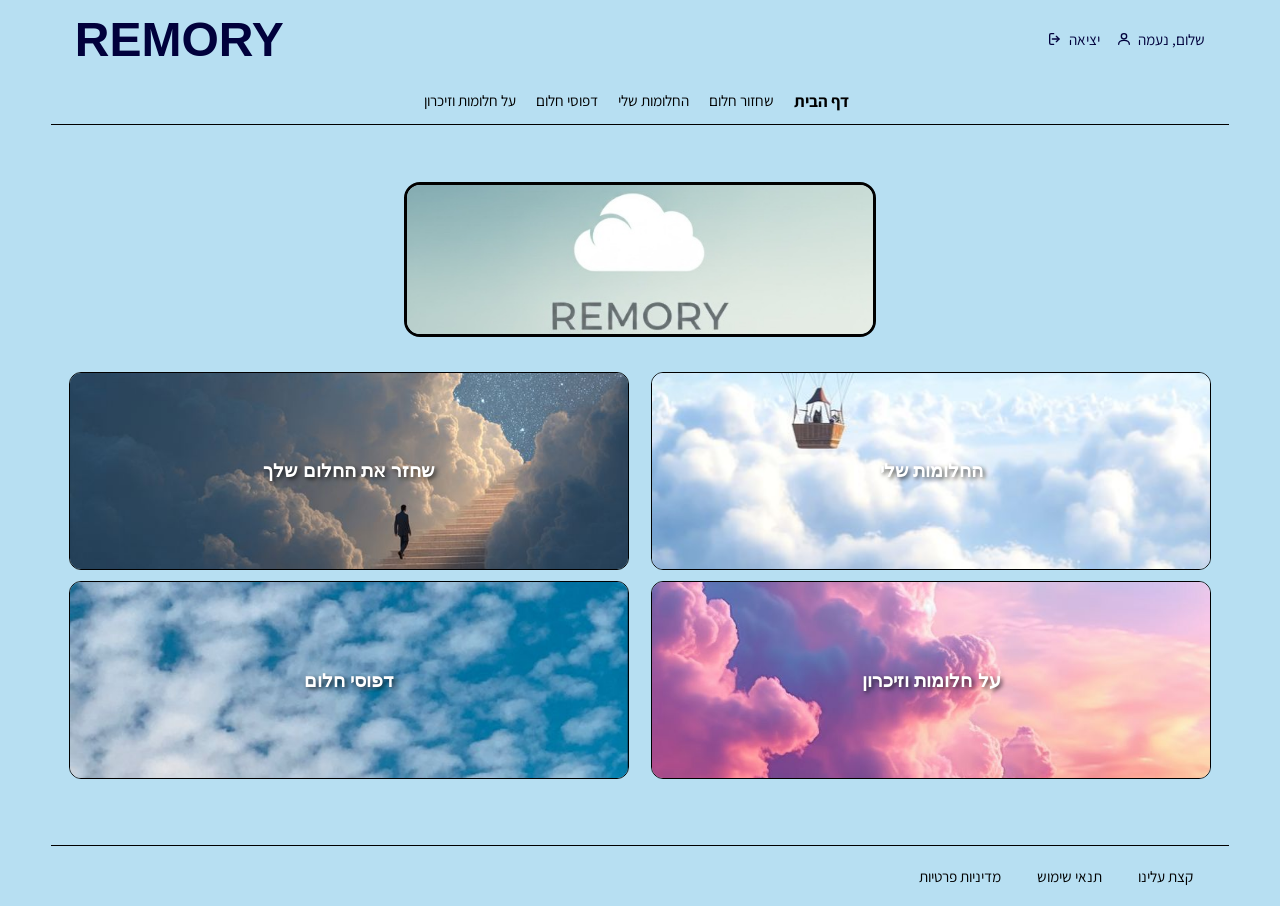
<file: index.html>
<!DOCTYPE html>
<html lang="he" dir="rtl">
<head>
  <meta charset="UTF-8">
  <title>Home Page</title>
  <meta name="viewport" content="width=device-width, initial-scale=1">
  <link rel="stylesheet" type="text/css" href="css/style.css">
  <link rel="stylesheet" type="text/css" href="css/homePageStyle.css">

  <script src="https://code.jquery.com/jquery-3.6.0.min.js"></script>
</head>

<body class="flex-column-container-body">

  <div id="welcomeBack" class="welcome-notification">
      ברוך שובך! 🌙 החלום שלך נשמר במערכת בהצלחה.
  </div>

  <header class="flex-container-header">
    <div class="header-links">
      <span class="header-user">
        <svg class="user-icon" viewBox="0 0 24 24" width="16" height="16" aria-hidden="true">
          <circle cx="12" cy="8" r="4"></circle>
          <path d="M4 20c0-4 4-6 8-6s8 2 8 6"></path>
        </svg>
        <span>שלום, נעמה</span>
      </span>
      <a href="#" class="logout-link">
        <svg class="logout-icon" viewBox="0 0 24 24" width="16" height="16" aria-hidden="true">
          <path d="M10 4H6a2 2 0 0 0-2 2v12a2 2 0 0 0 2 2h4"></path>
          <path d="M14 16l4-4-4-4"></path>
          <path d="M8 12h10"></path>
        </svg>
        <span>יציאה</span>
      </a>
    </div>

    <div class="header-logo">
      REMORY
    </div>
  </header>

  <nav class="flex-container-nav">
    <a href="index.html" class="is-active">דף הבית</a>
    <a href="includes/form.html">שחזור חלום</a>
    <a href="includes/myDreams.html">החלומות שלי</a>
    <a href="includes/dreamPatterns.html">דפוסי חלום</a>
    <a href="includes/dreamInfo.html">על חלומות וזיכרון</a>
  </nav>

  <div class="flex-containr-main-and-aside-plus-stretch">

    <main class="flex-container-main-plus-stretch">

        <section class="flex-column-container-sections-plus-stretch">

          <section class="container-section-blue">
            <img src="images/remoryLogo1.jpg" alt="our logo">    
          </section>

          <section class="flex-wrap-container-offers-sections">

            <div class="flex-container-offer-section">
              <article class="container-artice">
                <img src="images/dream.jpg" alt="חלום מופשט בגווני כחול">
                <a href="includes/form.html">שחזר את החלום שלך</a>
              </article>

              <article class="container-artice">
                <img src="images/airBaloon.jpg" alt="כדור פורח מעל עננים">
                <a href="includes/myDreams.html">החלומות שלי</a>
              </article>
            </div>

            <div class="flex-container-offer-section">
              <article class="container-artice">
                <img src="images/wheel.jpg" alt="גלגל מסתובב כסמל למחזוריות">
                <a href="includes/dreamPatterns.html">דפוסי חלום</a>
              </article>

              <article class="container-artice">
                <img src="images/clouds.jpg" alt="עננים רכים בשמיים">
                <a href="includes/dreamInfo.html">על חלומות וזיכרון</a>
              </article>
            </div>

          </section>
        </section>
    </main>

  </div>

  <footer class="flex-container-footer index-footer">
    <a href="#">קצת עלינו</a>
    <a href="#"> תנאי שימוש </a>
    <a href="#"> מדיניות פרטיות</a>
  </footer>

  <script>
    $(document).ready(function() {
        // Check if the user came from the success page and show the welcome back message with animations
        if (document.referrer.includes("success.html")) {
            // Show the welcome back message with a slide down, then fade out after a delay
            $("#welcomeBack").slideDown(600).delay(4000).fadeOut(1000);
        }
    });
  </script>

</body>
</html>
</file>
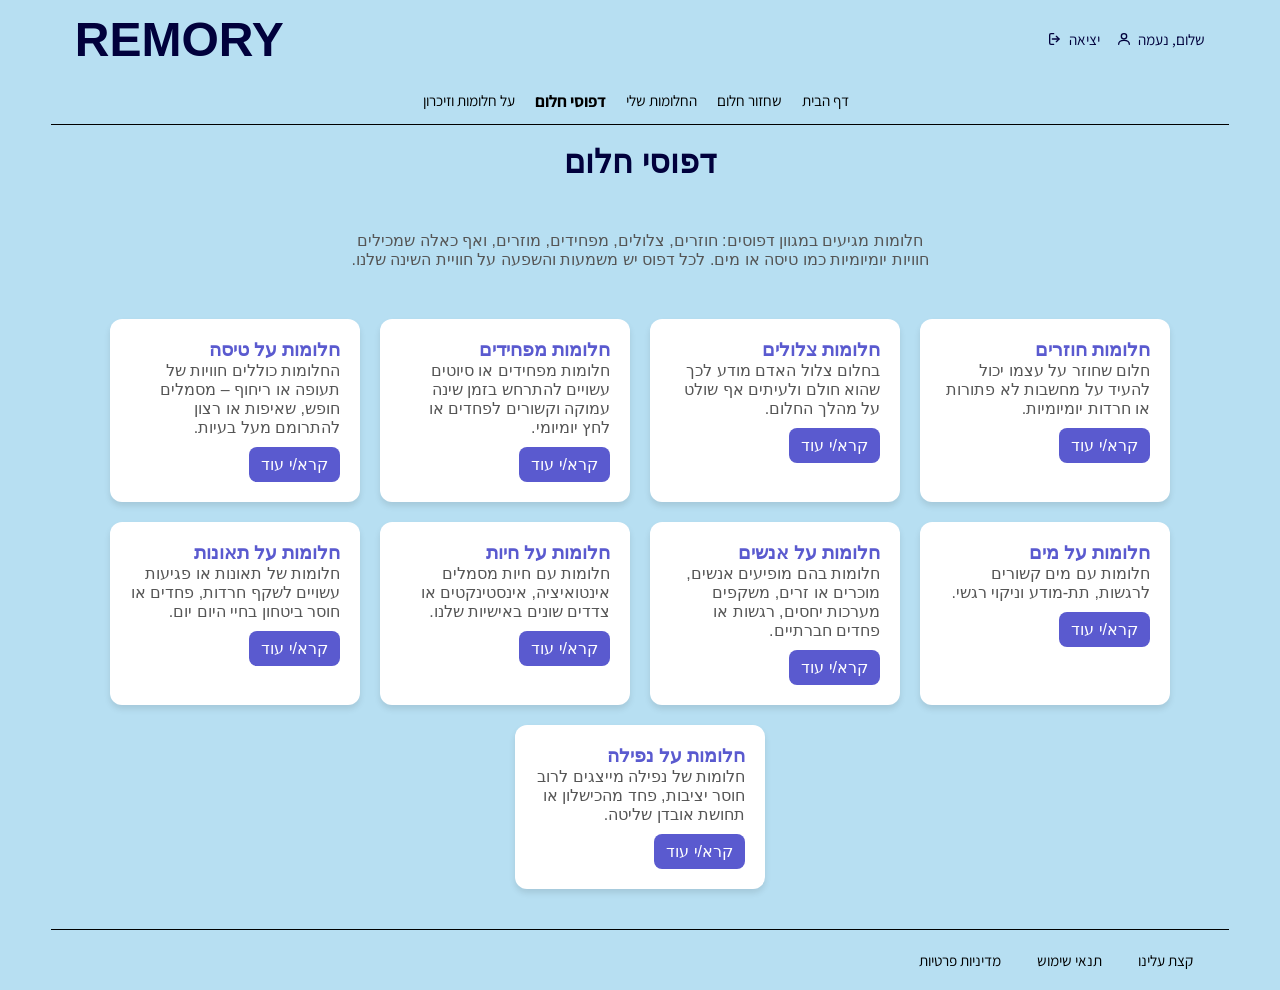
<file: includes/dreamPatterns.html>
<!DOCTYPE html>
<html lang="he" dir="rtl">
<head>
<meta charset="UTF-8">
<meta name="viewport" content="width=device-width, initial-scale=1">
<title>דפוסי חלום</title>
<link rel="stylesheet" href="../css/style.css">
<link rel="stylesheet" href="../css/dreamPatternsStyle.css">
</head>

<body class="flex-column-container-body">

<header class="flex-container-header">
  <div class="header-links">
    <span class="header-user">
      <svg class="user-icon" viewBox="0 0 24 24" width="16" height="16" aria-hidden="true">
        <circle cx="12" cy="8" r="4"></circle>
        <path d="M4 20c0-4 4-6 8-6s8 2 8 6"></path>
      </svg>
      <span>שלום, נעמה</span>
    </span>
    <a href="#" class="logout-link">
      <svg class="logout-icon" viewBox="0 0 24 24" width="16" height="16" aria-hidden="true">
        <path d="M10 4H6a2 2 0 0 0-2 2v12a2 2 0 0 0 2 2h4"></path>
        <path d="M14 16l4-4-4-4"></path>
        <path d="M8 12h10"></path>
      </svg>
      <span>יציאה</span>
    </a>
  </div>
  <div class="header-logo">REMORY</div>
</header>

<nav class="flex-container-nav">
  <a href="../index.html">דף הבית</a>
  <a href="form.html">שחזור חלום</a>
  <a href="myDreams.html">החלומות שלי</a>
  <a href="dreamPatterns.html" class="is-active">דפוסי חלום</a>
  <a href="dreamInfo.html">על חלומות וזיכרון</a>
</nav>

<main>
    <br>
    <h1 class="page-title">דפוסי חלום</h1>

<section class="patterns-hero-section">
  <p>חלומות מגיעים במגוון דפוסים: חוזרים, צלולים, מפחידים, מוזרים, ואף כאלה שמכילים חוויות יומיומיות כמו טיסה או מים. לכל דפוס יש משמעות והשפעה על חוויית השינה שלנו.</p>
</section>

<section class="patterns-cards-section">

  <div class="pattern-card">
    <h3>חלומות חוזרים</h3>
    <p>חלום שחוזר על עצמו יכול להעיד על מחשבות לא פתורות או חרדות יומיומיות.</p>
    <a href="https://www.mako.co.il/spirituality-newage/more/Article-c1fe562d8971e31006.htm" target="_blank">קרא/י עוד</a>
  </div>

  <div class="pattern-card">
    <h3>חלומות צלולים</h3>
    <p>בחלום צלול האדם מודע לכך שהוא חולם ולעיתים אף שולט על מהלך החלום.</p>
    <a href="https://www.eol.co.il/articles/188/" target="_blank">קרא/י עוד</a>
  </div>

  <div class="pattern-card">
    <h3>חלומות מפחידים</h3>
    <p>חלומות מפחידים או סיוטים עשויים להתרחש בזמן שינה עמוקה וקשורים לפחדים או לחץ יומיומי.</p>
    <a href="https://www.betipulnet.co.il/articles/סיוטים_ואיך_הופכים_את_הלילה_לטוב/" target="_blank">קרא/י עוד</a>
  </div>

  <div class="pattern-card">
    <h3>חלומות על טיסה</h3>
    <p>החלומות כוללים חוויות של תעופה או ריחוף – מסמלים חופש, שאיפות או רצון להתרומם מעל בעיות.</p>
    <a href="https://dreaminfo.co.il/טיסה" target="_blank">קרא/י עוד</a>
  </div>

  <div class="pattern-card">
    <h3>חלומות על מים</h3>
    <p>חלומות עם מים קשורים לרגשות, תת-מודע וניקוי רגשי.</p>
    <a href="https://www.yaeltzur.co.il/מים_בחלום/" target="_blank">קרא/י עוד</a>
  </div>

  <div class="pattern-card">
    <h3>חלומות על אנשים</h3>
    <p>חלומות בהם מופיעים אנשים, מוכרים או זרים, משקפים מערכות יחסים, רגשות או פחדים חברתיים.</p>
    <a href="https://www.alhasapa.co.il/art.asp?id=3898" target="_blank">קרא/י עוד</a>
  </div>

  <div class="pattern-card">
    <h3>חלומות על חיות</h3>
    <p>חלומות עם חיות מסמלים אינטואיציה, אינסטינקטים או צדדים שונים באישיות שלנו.</p>
    <a href="https://dreaminfo.co.il/בעלי+חיים" target="_blank">קרא/י עוד</a>
  </div>

  <div class="pattern-card">
    <h3>חלומות על תאונות</h3>
    <p>חלומות של תאונות או פגיעות עשויים לשקף חרדות, פחדים או חוסר ביטחון בחיי היום יום.</p>
    <a href="https://jerusalem-online.co.il/חלום-על-תאונת-דרכים/" target="_blank">קרא/י עוד</a>
  </div>

  <div class="pattern-card">
    <h3>חלומות על נפילה</h3>
    <p>חלומות של נפילה מייצגים לרוב חוסר יציבות, פחד מהכישלון או תחושת אובדן שליטה.</p>
    <a href="https://www.betipulnet.co.il/articles/דרך_החלום__פירוש_חלומות_על_ידי_רונית_נשר_נופלת_לבור/" target="_blank">קרא/י עוד</a>
  </div>

</section>

<footer class="flex-container-footer">
  <a href="#">קצת עלינו</a>
  <a href="#"> תנאי שימוש </a>
  <a href="#"> מדיניות פרטיות</a>
</footer>

</body>
</html>
</file>
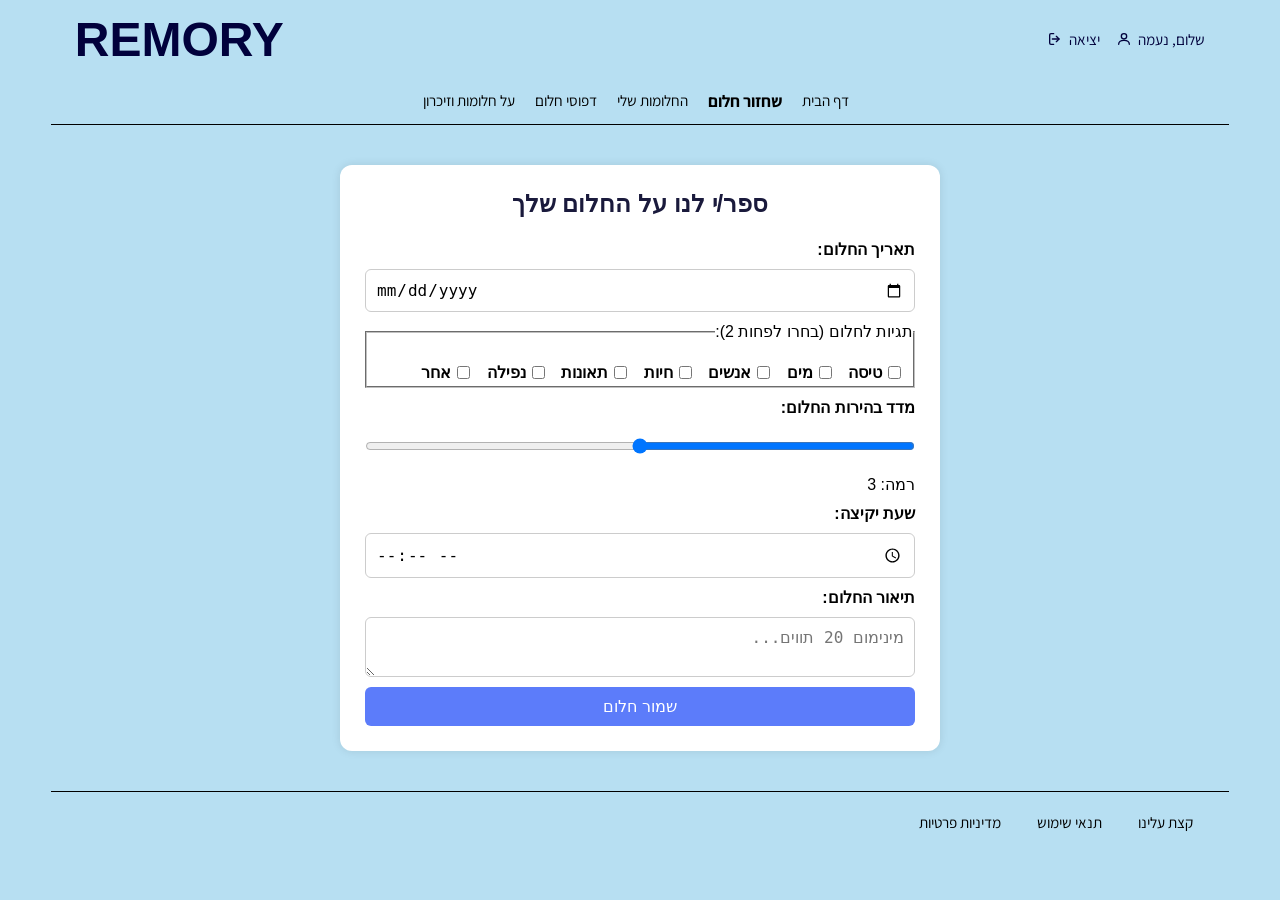
<file: includes/form.html>
<!DOCTYPE html>
<html lang="he" dir="rtl">
<head>
    <meta charset="UTF-8">
    <meta name="viewport" content="width=device-width, initial-scale=1">
    <title>שחזור חלום</title>
    <link rel="stylesheet" href="../css/style.css">
    <link rel="stylesheet" href="../css/formStyle.css">
    <script defer src="../js/dreamForm.js"></script>
</head>

<body class="flex-column-container-body">
    <header class="flex-container-header">
        <div class="header-links">
            <span class="header-user">
                <svg class="user-icon" viewBox="0 0 24 24" width="16" height="16" aria-hidden="true">
                    <circle cx="12" cy="8" r="4"></circle>
                    <path d="M4 20c0-4 4-6 8-6s8 2 8 6"></path>
                </svg>
                <span>שלום, נעמה</span>
            </span>
            <a href="#" class="logout-link">
                <svg class="logout-icon" viewBox="0 0 24 24" width="16" height="16" aria-hidden="true">
                    <path d="M10 4H6a2 2 0 0 0-2 2v12a2 2 0 0 0 2 2h4"></path>
                    <path d="M14 16l4-4-4-4"></path>
                    <path d="M8 12h10"></path>
                </svg>
                <span>יציאה</span>
            </a>
        </div>
        <div class="header-logo">REMORY</div>
    </header>

    <nav class="flex-container-nav">
        <a href="../index.html">דף הבית</a>
        <a href="form.html" class="is-active">שחזור חלום</a>
        <a href="myDreams.html">החלומות שלי</a>
        <a href="dreamPatterns.html">דפוסי חלום</a>
        <a href="dreamInfo.html">על חלומות וזיכרון</a>
    </nav>

    <main>
        <section class="form-section">
            <h2 id="header2">ספר/י לנו על החלום שלך</h2>
            <form id="dreamForm" action="saveDream.php" method="POST" onsubmit="return validateForm(event)">
                
                <label for="dreamDate">תאריך החלום:</label>
                <input type="date" id="dreamDate" name="dreamDate" required>

                <fieldset>
                    <legend>תגיות לחלום (בחרו לפחות 2):</legend>
                    <br>
                    <label><input type="checkbox" name="dreamTags[]" value="טיסה"> טיסה </label>
                    <label><input type="checkbox" name="dreamTags[]" value="מים"> מים </label>
                    <label><input type="checkbox" name="dreamTags[]" value="אנשים"> אנשים </label>
                    <label><input type="checkbox" name="dreamTags[]" value="חיות"> חיות </label>
                    <label><input type="checkbox" name="dreamTags[]" value="תאונות"> תאונות </label>
                    <label><input type="checkbox" name="dreamTags[]" value="נפילה"> נפילה </label>   
                    <label><input type="checkbox" name="dreamTags[]" value="אחר"> אחר </label>
                </fieldset>

                <label for="dreamLucidity">מדד בהירות החלום:</label>
                <input type="range" id="dreamLucidity" name="dreamLucidity" min="1" max="5" value="3">
                <div id="lucidityValue">רמה: 3</div>

                <label for="wakeTime">שעת יקיצה:</label>
                <input type="time" id="wakeTime" name="wakeTime" required>

                <label for="dreamDescription">תיאור החלום:</label>
                <textarea id="dreamDescription" name="dreamDescription" placeholder="מינימום 20 תווים..."></textarea>

                <button type="submit">שמור חלום</button>
            </form>
        </section>
    </main>

    <footer class="flex-container-footer">
        <a href="#">קצת עלינו</a>
        <a href="#"> תנאי שימוש </a>
        <a href="#"> מדיניות פרטיות</a>
    </footer>
</body>
</html>
</file>
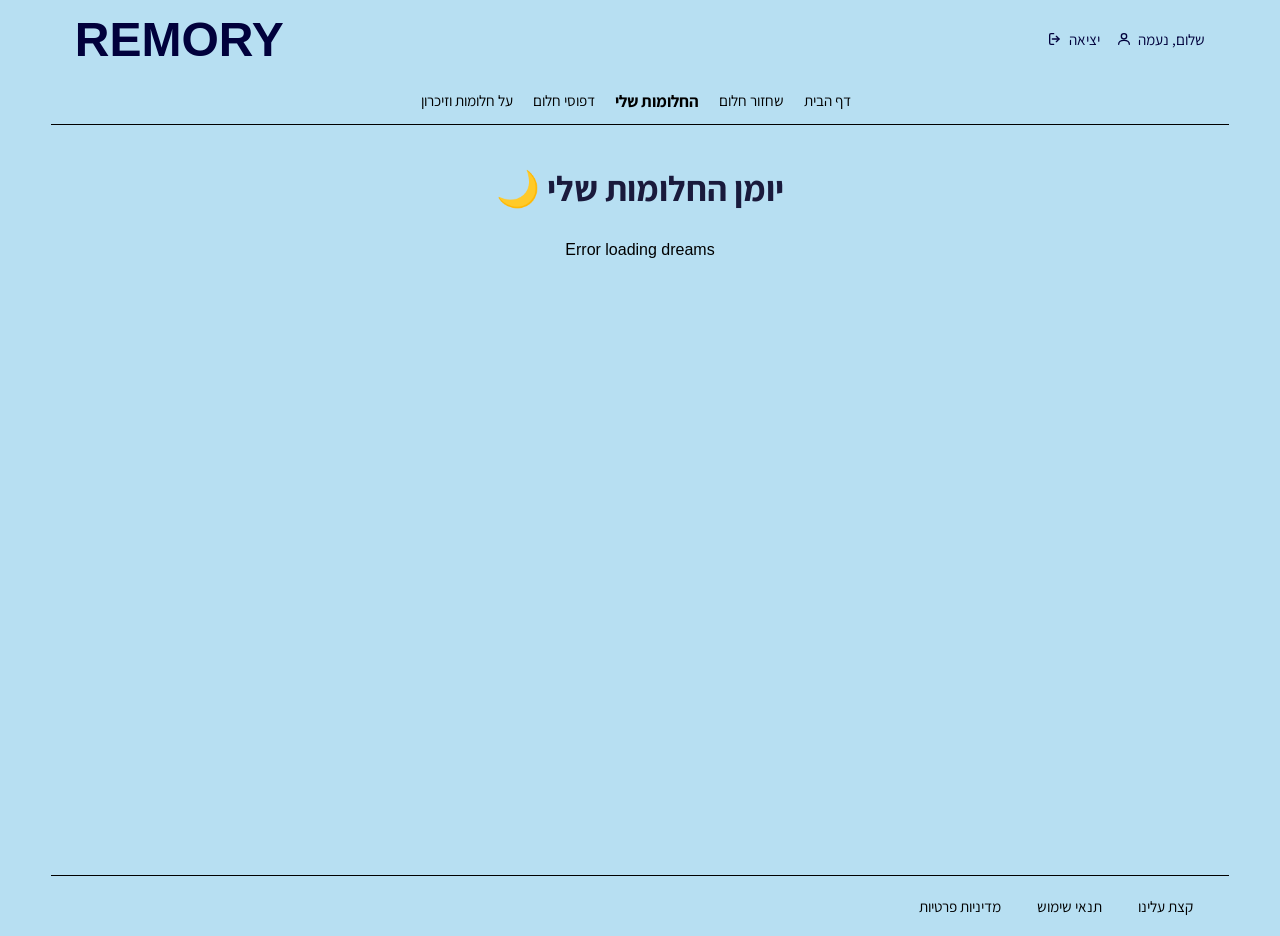
<file: includes/myDreams.html>
<!DOCTYPE html>
<html lang="he" dir="rtl">
<head>
    <meta charset="UTF-8">
    <meta name="viewport" content="width=device-width, initial-scale=1.0">
    <title>החלומות שלי - REMORY</title>
    <link rel="stylesheet" href="../css/style.css">
    <link rel="stylesheet" href="../css/myDreams.css">
</head>
<body class="flex-column-container-body">

    <header class="flex-container-header">
        <div class="header-links">
            <span class="header-user">
                <svg class="user-icon" viewBox="0 0 24 24" width="16" height="16" aria-hidden="true">
                    <circle cx="12" cy="8" r="4"></circle>
                    <path d="M4 20c0-4 4-6 8-6s8 2 8 6"></path>
                </svg>
                <span>שלום, נעמה</span>
            </span>
            <a href="#" class="logout-link">
                <svg class="logout-icon" viewBox="0 0 24 24" width="16" height="16" aria-hidden="true">
                    <path d="M10 4H6a2 2 0 0 0-2 2v12a2 2 0 0 0 2 2h4"></path>
                    <path d="M14 16l4-4-4-4"></path>
                    <path d="M8 12h10"></path>
                </svg>
                <span>יציאה</span>
            </a>
        </div>
        <div class="header-logo">REMORY</div>
    </header>

    <nav class="flex-container-nav">
        <a href="../index.html">דף הבית</a>
        <a href="form.html">שחזור חלום</a>
        <a href="myDreams.html" class="is-active">החלומות שלי</a>
        <a href="dreamPatterns.html">דפוסי חלום</a>
        <a href="dreamInfo.html">על חלומות וזיכרון</a>
    </nav>

    <main class="dreams-main-layout">
        <section class="dreams-section-center">
            
            <h1 class="dreams-title">יומן החלומות שלי 🌙</h1>
            
            <div id="dreamsContainer" class="dreams-container">
                <p class="loading-msg">טוען חלומות...</p>
            </div>

        </section>
    </main>

    <footer class="flex-container-footer">
        <a href="#">קצת עלינו</a>
        <a href="#">תנאי שימוש</a>
        <a href="#">מדיניות פרטיות</a>
    </footer>

    <script src="../js/myDreams.js"></script>
</body>
</html>
</file>
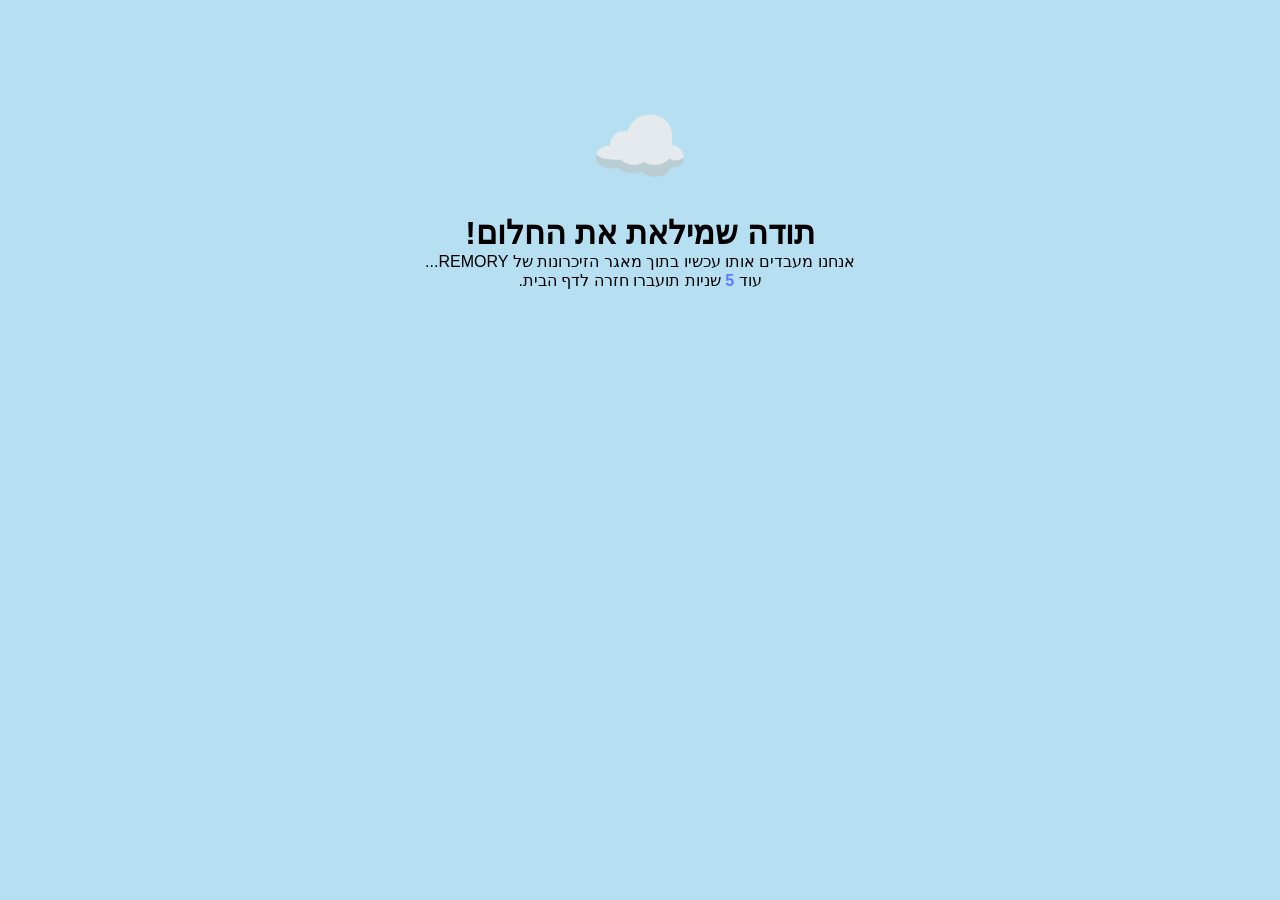
<file: includes/success.html>
<!DOCTYPE html>
<html lang="he" dir="rtl">
<head>
    <meta charset="UTF-8">
    <meta name="viewport" content="width=device-width, initial-scale=1">
    <title>החלום נשמר!</title>
    <link rel="stylesheet" href="../css/style.css">
    <link rel="stylesheet" href="../css/formStyle.css">
    <style>
        .success-container {
            text-align: center;
            margin-top: 100px;
            animation: fadeIn 1.5s ease-in-out;
        }
        .cloud-emoji {
            font-size: 80px;
            display: block;
            margin-bottom: 20px;
            animation: float 3s ease-in-out infinite;
        }
        @keyframes float {
            0%, 100% { transform: translateY(0); }
            50% { transform: translateY(-20px); }
        }
        @keyframes fadeIn {
            from { opacity: 0; }
            to { opacity: 1; }
        }
        #countdown { font-weight: bold; color: #5c7cfa; }
    </style>
</head>
<body class="flex-column-container-body">
    <div class="success-container">
        <span class="cloud-emoji">☁️</span>
        <h1>תודה שמילאת את החלום!</h1>
        <p>אנחנו מעבדים אותו עכשיו בתוך מאגר הזיכרונות של REMORY...</p>
        <p>עוד <span id="countdown">5</span> שניות תועברו חזרה לדף הבית.</p>
    </div>

    <script>
        // Countdown timer and redirect to home page
        let seconds = 5;
        const countdownElement = document.getElementById("countdown");

        const interval = setInterval(() => {
            seconds--;
            countdownElement.textContent = seconds;
            if (seconds <= 0) {
                clearInterval(interval);
                window.location.href = "../index.html";
            }
        }, 1000);
    </script>
</body>
</html>
</file>
<file: css/style.css>
@import url('https://fonts.googleapis.com/css2?family=Assistant:wght@400;700&display=swap');

html, body {
	font-family: Arial, sans-serif;
	margin: 0;
	background-color: #b7dff2;
	direction: rtl;
}

.page-title {
    text-align: center;
    padding-bottom: 20px;
    margin: 0;
    color: #01013c;
}

.flex-column-container-body {
	width: min(92%, 1200px);
	margin: 0 auto;
	background-color: transparent;
	display: flex;
	flex-direction: column;
	min-height: 100vh;
}

.flex-container-header {
	background-color: transparent;
	color: rgb(1, 1, 60);
	display: flex;
	justify-content: space-between;
	align-items: center;
	padding: 1% 2%;
	gap: 1%;
	flex-wrap: wrap;
	flex-direction: row-reverse;
	direction: ltr;
}

.header-links {
	display: flex;
	direction: rtl;
	gap: 1rem;
	flex-wrap: wrap;
	font-family: 'Assistant', sans-serif;
	font-size: clamp(0.85rem, 1.2vw, 0.95rem);
	color: rgb(1, 1, 60);
}

.header-links a {
	color: rgb(1, 1, 60);
	text-decoration: none;
	font-family: 'Assistant', sans-serif;
}

.header-links svg {
	width: 16px;
	height: 16px;
	flex: 0 0 16px;
}

.header-logo {
	font-family: 'Calibri', sans-serif;
	font-size: clamp(2rem, 4vw, 3rem);
	font-weight: bold;
}

.header-user {
	display: inline-flex;
	align-items: center;
	gap: 0.4rem;
	direction: ltr;
}

.user-icon {
	width: 16px;
	height: 16px;
	stroke: rgb(1, 1, 60);
	fill: none;
	stroke-width: 2;
	stroke-linecap: round;
	stroke-linejoin: round;
}

.logout-link {
	display: inline-flex;
	align-items: center;
	gap: 0.35rem;
	text-decoration: none;
	color: rgb(1, 1, 60);
	direction: ltr;
}

.logout-icon {
	width: 16px;
	height: 16px;
	stroke: rgb(1, 1, 60);
	fill: none;
	stroke-width: 2;
	stroke-linecap: round;
	stroke-linejoin: round;
}

.flex-container-nav {
	border-bottom: 1px solid black;
	display: flex;
	direction: rtl;
	padding: 1% 2%;
	font-family: 'Assistant', sans-serif;
	flex-wrap: wrap;
	gap: 0.75rem;
	justify-content: center;
}

.flex-container-nav > a {
	text-decoration: none;
	color: black;
	font-size: clamp(0.85rem, 1.2vw, 0.95rem);
	padding-inline-start: 0.5rem;
}

.flex-container-nav > a.is-active {
	font-weight: 700;
	font-size: 1.05rem;
	text-decoration: none;
}

a[href="#"] {
	position: relative;
	cursor: not-allowed;
}

a[href="#"]:hover::after {
	content: "This screen has not been implemented yet.";
	position: absolute;
	bottom: -2.2rem;
	left: 50%;
	transform: translateX(-50%);
	background-color: rgba(0, 0, 0, 0.85);
	color: white;
	font-size: 0.75rem;
	padding: 0.4rem 0.6rem;
	border-radius: 0.4rem;
	white-space: nowrap;
	z-index: 1000;
	pointer-events: none;
}

a[href="#"]:hover::before {
	content: "";
	position: absolute;
	bottom: -0.6rem;
	left: 50%;
	transform: translateX(-50%);
	border-width: 6px;
	border-style: solid;
	border-color: transparent transparent rgba(0, 0, 0, 0.85) transparent;
}


* {
	box-sizing: border-box;
	margin: 0;
	padding: 0;
}

html, body {
	min-height: 100%;
}

.info-card,
.pattern-card,
.dream-card,
.form-section {
	background-color: #ffffff;
}

.info-card a,
.pattern-card a {
	display: inline-block;
	margin-top: 10px;
	text-decoration: none;
}

.flex-container-footer {
	border-top: 1px solid black;
	display: flex;
	direction: rtl;
	font-family: 'Assistant', sans-serif;
	flex-wrap: wrap;
	gap: 0.75rem;
	padding: 1% 2%;
}

.flex-container-footer > a {
	text-decoration: none;
	color: black;
	font-size: clamp(0.85rem, 1.2vw, 0.95rem);
	padding: 0.5rem 0.75rem;
	direction: rtl;
}
</file>
<file: css/homePageStyle.css>
/* Welcome notification styling */
.welcome-notification {
    display: none;
    background: #5c7cfa;
    color: white;
    text-align: center;
    padding: 15px;
    font-weight: bold;
    position: fixed;
    top: 0;
    width: 100%;
    z-index: 9999;
    direction: rtl;
}

.flex-containr-main-and-aside-plus-stretch {
    display: flex;
    flex: 1;
    gap: 2%;
    align-items: stretch;
}

.flex-container-main-plus-stretch {
    padding: 2% 0;
    flex: 1;
    display: flex;
    gap: 2%;
    min-width: 0;

    min-height: calc(100vh - 180px);
}


.flex-column-container-sections-plus-stretch {
    flex: 1;
    display: flex;
    flex-direction: column;
    gap: 1.2%;
    min-width: 0;
    padding: 1.5%;
}


.container-section-blue {
    width: 100%;
    display: flex;
    align-items: flex-start;
    justify-content: center;
    overflow: hidden;
    border-radius: 0.75rem;
    max-height: 22vh;
    aspect-ratio: 16 / 6;
    padding-top: 1rem;
}


.container-section-blue img {
    max-width: 80%;
    max-height: 85%;
    object-fit: contain;
    display: block;
    border: 3px solid black;
    border-radius: 1rem;
}


.flex-wrap-container-offers-sections {
    display: flex;
    flex-direction: column;
    gap: 2%;
}


.flex-container-offer-section {
    display: flex;
    flex-direction: row-reverse;
    width: 100%;
    gap: 2%;
    margin-bottom: 1%;
}


.container-artice {
    flex: 1;
    border: 1px solid black;
    position: relative;
    overflow: hidden;
    display: flex;
    justify-content: center;
    align-items: center;
    border-radius: 0.75rem;

    aspect-ratio: 16 / 9;
    max-height: 22vh;
}


.container-artice img {
    width: 100%;
    height: 100%;
    object-fit: cover;
    position: absolute;
    inset: 0;
}


.container-artice a {
    color: white;
    text-decoration: none;
    font-size: clamp(0.95rem, 1.6vw, 1.2rem);
    font-weight: bold;
    text-shadow: 2px 2px 4px rgba(0,0,0,0.7);
    z-index: 2;
    position: absolute;
    inset: 0;
    display: flex;
    align-items: center;
    justify-content: center;
    text-align: center;
    padding: 4%;
}


.container-artice:hover {
    opacity: 0.92;
    cursor: pointer;
}

.flex-column-container-sections-plus-stretch {
    background-color: transparent;
}

@media (max-width: 900px) {
    .flex-column-container-body {
        width: 96%;
    }

    .container-section-blue {
        max-height: 26vh;
        aspect-ratio: 16 / 7;
    }

    .container-artice {
        max-height: 26vh;
    }
}


@media (max-width: 750px) {

    .flex-column-container-body {
        width: 100%;
    }


    .flex-containr-main-and-aside-plus-stretch {
        flex-direction: column;
        gap: 1.25rem;
    }


    .flex-container-main-plus-stretch {
        flex-direction: column;
        gap: 1.25rem;
        padding: 4% 0;
        min-height: auto;
    }


    .flex-container-offer-section {
        flex-direction: column;
    }


    .container-artice {
        width: 100%;
        aspect-ratio: 16 / 9;
        max-height: none;
        min-height: 190px;
    }

    /* Center navigation on mobile for better visual balance */
    .flex-container-nav {
        justify-content: center;
    }

    /* Center header elements and increase padding for touch targets */
    .flex-container-header {
        justify-content: center;
        text-align: center;
        padding: 2% 4%;
    }

    /* Header links take full width and center on mobile */
    .header-links {
        justify-content: center;
        width: 100%;
    }
}
</file>
<file: css/dreamPatternsStyle.css>
header {
  color: white;
  text-align: center;
  padding: 20px 0;
}

header h1 {
  margin: 0;
  font-size: 2rem;
}

.patterns-hero-section {
  text-align: center;
  padding: 30px 20px;
}

.patterns-hero-section h2 {
  margin-bottom: 10px;
  color: #333;
}

.patterns-hero-section p {
  color: #555;
  max-width: 600px;
  margin: 0 auto;
}

.patterns-cards-section {
  display: flex;
  flex-wrap: wrap;
  justify-content: center;
  gap: 20px;
  padding: 20px;
}

.pattern-card {
  border-radius: 12px;
  box-shadow: 0 4px 6px rgba(0,0,0,0.1);
  width: 250px;
  padding: 20px;
  transition: transform 0.3s ease, box-shadow 0.3s ease;
}

.pattern-card:hover {
  transform: translateY(-5px);
  box-shadow: 0 8px 12px rgba(0,0,0,0.2);
}

.pattern-card h3 {
  margin-top: 0;
  color: #5a5acf;
}

.pattern-card p {
  color: #555;
}

.pattern-card a {
  color: white;
  background-color: #5a5acf;
  padding: 8px 12px;
  border-radius: 8px;
  transition: background-color 0.3s ease;
}

.pattern-card a:hover {
  background-color: #3f3fbf;
}

footer {
  color: white;
  text-align: center;
  padding: 15px 0;
  margin-top: 20px;
}

@media (max-width: 768px) {
  .patterns-cards-section {
    flex-direction: column;
    align-items: center;
  }
}
</file>
<file: css/formStyle.css>
header,footer{
text-align:center;
padding:20px;
}

.form-section{
max-width:600px;
margin:40px auto;
padding:25px;
border-radius:12px;
box-shadow:0 0 10px rgba(0,0,0,0.1);
display:flex;
flex-direction:column;
gap:12px;
}

form{
display:flex;
flex-direction:column;
gap:10px;
}

label{
font-weight:bold;
}

fieldset label{
display:inline-flex;
align-items:center;
margin:4px 12px 4px 0;
gap:6px;
}

input,select,textarea,button{
padding:10px;
font-size:16px;
border-radius:6px;
border:1px solid #ccc;
}

button{
background:#5c7cfa;
color:white;
border:none;
cursor:pointer;
transition:0.3s;
}

button:hover{
background:#3b5bdb;
}

.error{
color:#d90429;
font-weight:bold;
}

.success{
color:#2b8a3e;
font-weight:bold;
font-size: clamp(0.85rem, 1.2vw, 0.95rem);
font-family: 'Assistant', sans-serif;
}

#header2{ text-align: center;  color: #1a1a3c;  margin-bottom: 10px; }
 

@media(max-width:600px){
.form-section{
margin:20px;
}
}
</file>
<file: css/myDreams.css>
/* Main layout container for dreams page */
.dreams-main-layout {
    display: flex;
    flex-direction: column;
    align-items: center;    
    width: 100%;
    min-height: calc(100vh - 150px);
    padding: 40px 0;
    direction: rtl;
}

.dreams-section-center {
    width: 90%;
    max-width: 800px;
    display: flex;
    flex-direction: column;
    align-items: center;
    gap: 30px;
}

.dreams-title {
    text-align: center;
    font-family: 'Assistant', sans-serif;
    font-size: 2.2rem;
    font-weight: bold;
    color: #1a1a3c;
    margin: 0;
    width: 100%;
}

.dreams-container {
    width: 100%;
    display: flex;
    flex-direction: column;
    gap: 20px;
    align-items: center; 
}

/* Dream card styling with white background */
.dream-card {
    border-radius: 12px;
    padding: 25px;
    box-shadow: 0 4px 15px rgba(0,0,0,0.08);
    border-right: 6px solid #5c7cfa;
    width: 100%;
    display: flex;
    flex-direction: column;
    transition: all 0.3s ease;
    box-sizing: border-box;
}


/* Dream card header with metadata */
.dream-header {
    display: flex;
    justify-content: space-between;
    align-items: center;
    border-bottom: 1px solid rgba(0,0,0,0.05);
    padding-bottom: 12px;
    margin-bottom: 15px;
}

/* Container for dream tags/labels */
.dream-tags {
    display: flex;
    gap: 10px;
    flex-wrap: wrap;
    margin-top: 15px;
    justify-content: flex-start;
}

.dream-tag {
    display: inline-block;
    background-color: #1a1a3c;
    color: #ffffff !important;
    padding: 6px 14px;
    border-radius: 8px;
    font-size: 0.85rem;
    font-weight: bold;
    border: none;
    box-shadow: 0 2px 4px rgba(0,0,0,0.1);
    user-select: none;
    cursor: default;
    transition: 0.2s;
}

/* Tag hover effect */
.dream-tag:hover {
    background-color: #5c7cfa;
    transform: scale(1.05);
}
</file>
